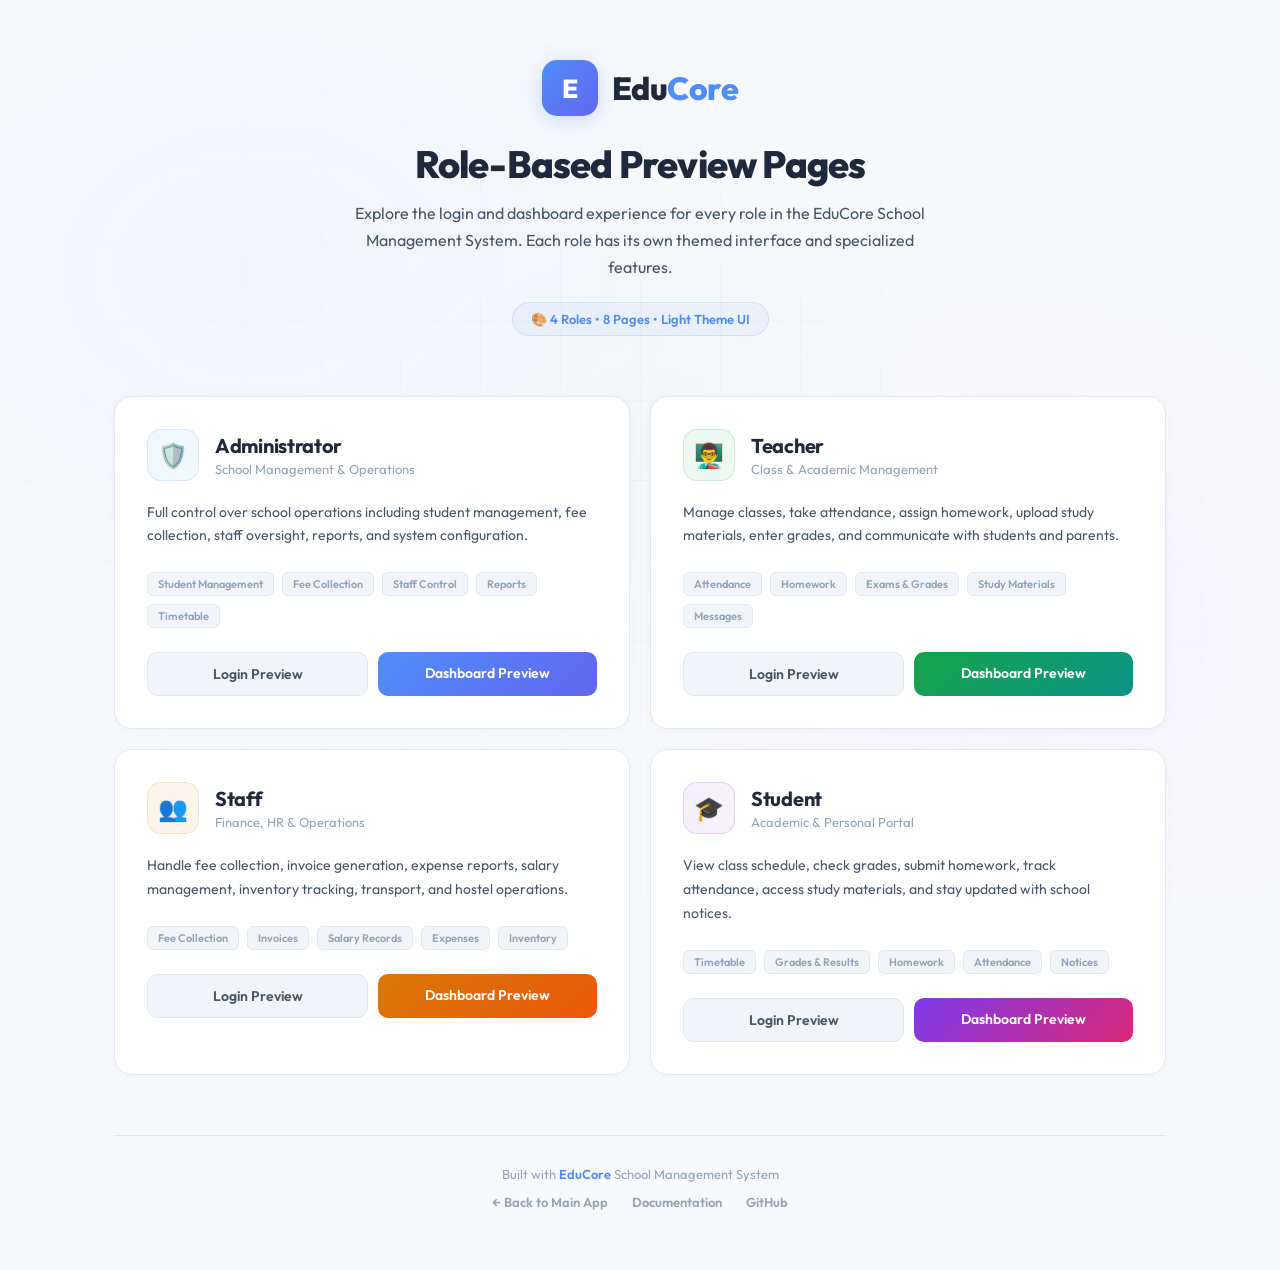
<file: previews/index.html>
<!DOCTYPE html>
<html lang="en">
<head>
<meta charset="UTF-8">
<meta name="viewport" content="width=device-width, initial-scale=1.0">
<title>EduCore — Role Previews</title>
<link href="https://fonts.googleapis.com/css2?family=Outfit:wght@300;400;500;600;700;800;900&family=JetBrains+Mono:wght@400;500&display=swap" rel="stylesheet">
<style>
*,*::before,*::after{box-sizing:border-box;margin:0;padding:0}
:root{
  --bg:#f8f9fc;
  --bg2:#ffffff;
  --surface:#ffffff;
  --surface2:#f1f5f9;
  --border:#e2e8f0;
  --border2:#cbd5e1;
  --accent:#4f8ef7;
  --green:#16a34a;
  --gold:#d97706;
  --purple:#7c3aed;
  --red:#dc2626;
  --pink:#db2777;
  --teal:#0d9488;
  --orange:#ea580c;
  --text:#1e293b;
  --text2:#475569;
  --text3:#94a3b8;
  --radius:12px;
  --radius-lg:18px;
}
html{scroll-behavior:smooth}
body{
  font-family:'Outfit',sans-serif;background:var(--bg);color:var(--text);
  min-height:100vh;overflow-x:hidden;
}

/* Background */
.page-bg{
  position:fixed;inset:0;pointer-events:none;
  background:
    radial-gradient(ellipse 800px 600px at 20% 30%,rgba(79,142,247,.04) 0%,transparent 70%),
    radial-gradient(ellipse 600px 500px at 80% 70%,rgba(124,58,237,.03) 0%,transparent 70%),
    radial-gradient(ellipse 500px 400px at 50% 50%,rgba(22,163,74,.02) 0%,transparent 70%);
}
.page-grid{
  position:fixed;inset:0;pointer-events:none;
  background-image:linear-gradient(rgba(0,0,0,.02) 1px,transparent 1px),
                    linear-gradient(90deg,rgba(0,0,0,.02) 1px,transparent 1px);
  background-size:80px 80px;
  mask-image:radial-gradient(ellipse 70% 70% at 50% 50%,black 0%,transparent 100%);
}

/* Container */
.container{position:relative;z-index:1;max-width:1100px;margin:0 auto;padding:60px 24px}

/* Header */
.header{text-align:center;margin-bottom:60px}
.header-logo{display:flex;align-items:center;gap:14px;justify-content:center;margin-bottom:24px}
.logo-mark{
  width:56px;height:56px;border-radius:15px;
  background:linear-gradient(135deg,var(--accent),#6366f1);
  display:flex;align-items:center;justify-content:center;
  font-weight:800;font-size:26px;color:#fff;
  box-shadow:0 4px 20px rgba(79,142,247,.25);
}
.logo-text{font-size:32px;font-weight:800;letter-spacing:-.5px;color:var(--text)}
.logo-text span{color:var(--accent)}
.header h1{font-size:38px;font-weight:800;letter-spacing:-.8px;margin-bottom:12px;color:var(--text)}
.header p{font-size:16px;color:var(--text2);max-width:600px;margin:0 auto;line-height:1.7}
.header-badge{
  display:inline-flex;align-items:center;gap:8px;
  padding:8px 18px;border-radius:24px;
  background:rgba(79,142,247,.06);border:1px solid rgba(79,142,247,.15);
  color:var(--accent);font-size:13px;font-weight:600;margin-top:20px;
}

/* Role Grid */
.roles-grid{display:grid;grid-template-columns:repeat(2,1fr);gap:20px}

.role-card{
  background:var(--surface);border:1px solid var(--border);
  border-radius:var(--radius-lg);padding:32px;
  position:relative;overflow:hidden;transition:all .3s ease;
  box-shadow:0 2px 8px rgba(0,0,0,.03);
}
.role-card::before{
  content:'';position:absolute;top:0;left:0;right:0;height:4px;
  opacity:0;transition:opacity .3s;
}
.role-card:hover{
  border-color:var(--card-color);
  transform:translateY(-4px);
  box-shadow:0 12px 40px rgba(0,0,0,.08);
}
.role-card:hover::before{opacity:1;background:var(--card-color)}

.role-card-header{display:flex;align-items:center;gap:16px;margin-bottom:20px}
.role-icon{
  width:52px;height:52px;border-radius:14px;
  display:flex;align-items:center;justify-content:center;
  font-size:24px;flex-shrink:0;
}
.role-info h3{font-size:20px;font-weight:700;letter-spacing:-.3px;margin-bottom:3px;color:var(--text)}
.role-info p{font-size:13px;color:var(--text3)}

.role-description{
  font-size:14px;color:var(--text2);line-height:1.7;margin-bottom:24px;
  min-height:44px;
}

.role-features{
  display:flex;flex-wrap:wrap;gap:8px;margin-bottom:24px;
}
.role-feature{
  font-size:11px;font-weight:600;padding:4px 10px;
  border-radius:6px;background:var(--surface2);
  border:1px solid var(--border);color:var(--text3);
}

.role-actions{display:flex;gap:10px}
.role-btn{
  flex:1;padding:12px 16px;border-radius:10px;
  font-family:'Outfit',sans-serif;font-weight:600;font-size:14px;
  cursor:pointer;border:none;text-align:center;
  text-decoration:none;transition:all .2s;display:block;
}
.role-btn-login{
  background:var(--surface2);border:1px solid var(--border);color:var(--text2);
}
.role-btn-login:hover{border-color:var(--card-color);color:var(--card-color);background:rgba(255,255,255,.8)}
.role-btn-dashboard{color:#fff}
.role-btn-dashboard:hover{transform:translateY(-1px);box-shadow:0 4px 16px var(--card-shadow)}

/* Card color variants */
.role-card.admin{--card-color:#4f8ef7;--card-shadow:rgba(79,142,247,.25)}
.role-card.admin .role-icon{background:rgba(79,142,247,.08);border:1px solid rgba(79,142,247,.15)}
.role-card.admin .role-btn-dashboard{background:linear-gradient(135deg,#4f8ef7,#6366f1)}

.role-card.teacher{--card-color:#16a34a;--card-shadow:rgba(22,163,74,.25)}
.role-card.teacher .role-icon{background:rgba(22,163,74,.08);border:1px solid rgba(22,163,74,.15)}
.role-card.teacher .role-btn-dashboard{background:linear-gradient(135deg,#16a34a,#0d9488)}

.role-card.staff{--card-color:#d97706;--card-shadow:rgba(217,119,6,.25)}
.role-card.staff .role-icon{background:rgba(217,119,6,.08);border:1px solid rgba(217,119,6,.15)}
.role-card.staff .role-btn-dashboard{background:linear-gradient(135deg,#d97706,#ea580c)}

.role-card.student{--card-color:#7c3aed;--card-shadow:rgba(124,58,237,.25)}
.role-card.student .role-icon{background:rgba(124,58,237,.08);border:1px solid rgba(124,58,237,.15)}
.role-card.student .role-btn-dashboard{background:linear-gradient(135deg,#7c3aed,#db2777)}

/* Footer */
.footer{
  text-align:center;margin-top:60px;padding-top:30px;
  border-top:1px solid var(--border);
}
.footer p{font-size:13px;color:var(--text3)}
.footer a{color:var(--accent);text-decoration:none;font-weight:600}
.footer a:hover{text-decoration:underline}
.footer-links{display:flex;justify-content:center;gap:24px;margin-top:12px}
.footer-links a{font-size:13px;color:var(--text3);text-decoration:none;transition:color .2s}
.footer-links a:hover{color:var(--text)}

/* Responsive */
@media(max-width:768px){
  .roles-grid{grid-template-columns:1fr}
  .header h1{font-size:28px}
  .container{padding:40px 16px}
}

/* Animation */
@keyframes fadeUp{from{opacity:0;transform:translateY(20px)}to{opacity:1;transform:translateY(0)}}
.role-card{animation:fadeUp .4s ease backwards}
.role-card:nth-child(1){animation-delay:.1s}
.role-card:nth-child(2){animation-delay:.2s}
.role-card:nth-child(3){animation-delay:.3s}
.role-card:nth-child(4){animation-delay:.4s}
</style>
</head>
<body>

<div class="page-bg"></div>
<div class="page-grid"></div>

<div class="container">
  <!-- Header -->
  <div class="header">
    <div class="header-logo">
      <div class="logo-mark">E</div>
      <div class="logo-text">Edu<span>Core</span></div>
    </div>
    <h1>Role-Based Preview Pages</h1>
    <p>Explore the login and dashboard experience for every role in the EduCore School Management System. Each role has its own themed interface and specialized features.</p>
    <div class="header-badge">🎨 4 Roles • 8 Pages • Light Theme UI</div>
  </div>

  <!-- Role Cards -->
  <div class="roles-grid">
    <!-- Admin -->
    <div class="role-card admin">
      <div class="role-card-header">
        <div class="role-icon">🛡️</div>
        <div class="role-info">
          <h3>Administrator</h3>
          <p>School Management & Operations</p>
        </div>
      </div>
      <div class="role-description">
        Full control over school operations including student management, fee collection, staff oversight, reports, and system configuration.
      </div>
      <div class="role-features">
        <span class="role-feature">Student Management</span>
        <span class="role-feature">Fee Collection</span>
        <span class="role-feature">Staff Control</span>
        <span class="role-feature">Reports</span>
        <span class="role-feature">Timetable</span>
      </div>
      <div class="role-actions">
        <a href="admin-login.html" class="role-btn role-btn-login">Login Preview</a>
        <a href="admin-dashboard.html" class="role-btn role-btn-dashboard">Dashboard Preview</a>
      </div>
    </div>

    <!-- Teacher -->
    <div class="role-card teacher">
      <div class="role-card-header">
        <div class="role-icon">👨‍🏫</div>
        <div class="role-info">
          <h3>Teacher</h3>
          <p>Class & Academic Management</p>
        </div>
      </div>
      <div class="role-description">
        Manage classes, take attendance, assign homework, upload study materials, enter grades, and communicate with students and parents.
      </div>
      <div class="role-features">
        <span class="role-feature">Attendance</span>
        <span class="role-feature">Homework</span>
        <span class="role-feature">Exams & Grades</span>
        <span class="role-feature">Study Materials</span>
        <span class="role-feature">Messages</span>
      </div>
      <div class="role-actions">
        <a href="teacher-login.html" class="role-btn role-btn-login">Login Preview</a>
        <a href="teacher-dashboard.html" class="role-btn role-btn-dashboard">Dashboard Preview</a>
      </div>
    </div>

    <!-- Staff -->
    <div class="role-card staff">
      <div class="role-card-header">
        <div class="role-icon">👥</div>
        <div class="role-info">
          <h3>Staff</h3>
          <p>Finance, HR & Operations</p>
        </div>
      </div>
      <div class="role-description">
        Handle fee collection, invoice generation, expense reports, salary management, inventory tracking, transport, and hostel operations.
      </div>
      <div class="role-features">
        <span class="role-feature">Fee Collection</span>
        <span class="role-feature">Invoices</span>
        <span class="role-feature">Salary Records</span>
        <span class="role-feature">Expenses</span>
        <span class="role-feature">Inventory</span>
      </div>
      <div class="role-actions">
        <a href="staff-login.html" class="role-btn role-btn-login">Login Preview</a>
        <a href="staff-dashboard.html" class="role-btn role-btn-dashboard">Dashboard Preview</a>
      </div>
    </div>

    <!-- Student -->
    <div class="role-card student">
      <div class="role-card-header">
        <div class="role-icon">🎓</div>
        <div class="role-info">
          <h3>Student</h3>
          <p>Academic & Personal Portal</p>
        </div>
      </div>
      <div class="role-description">
        View class schedule, check grades, submit homework, track attendance, access study materials, and stay updated with school notices.
      </div>
      <div class="role-features">
        <span class="role-feature">Timetable</span>
        <span class="role-feature">Grades & Results</span>
        <span class="role-feature">Homework</span>
        <span class="role-feature">Attendance</span>
        <span class="role-feature">Notices</span>
      </div>
      <div class="role-actions">
        <a href="student-login.html" class="role-btn role-btn-login">Login Preview</a>
        <a href="student-dashboard.html" class="role-btn role-btn-dashboard">Dashboard Preview</a>
      </div>
    </div>
  </div>

  <!-- Footer -->
  <div class="footer">
    <p>Built with <a href="../index.html">EduCore</a> School Management System</p>
    <div class="footer-links">
      <a href="../index.html">← Back to Main App</a>
      <a href="#">Documentation</a>
      <a href="#">GitHub</a>
    </div>
  </div>
</div>

</body>
</html>
</file>
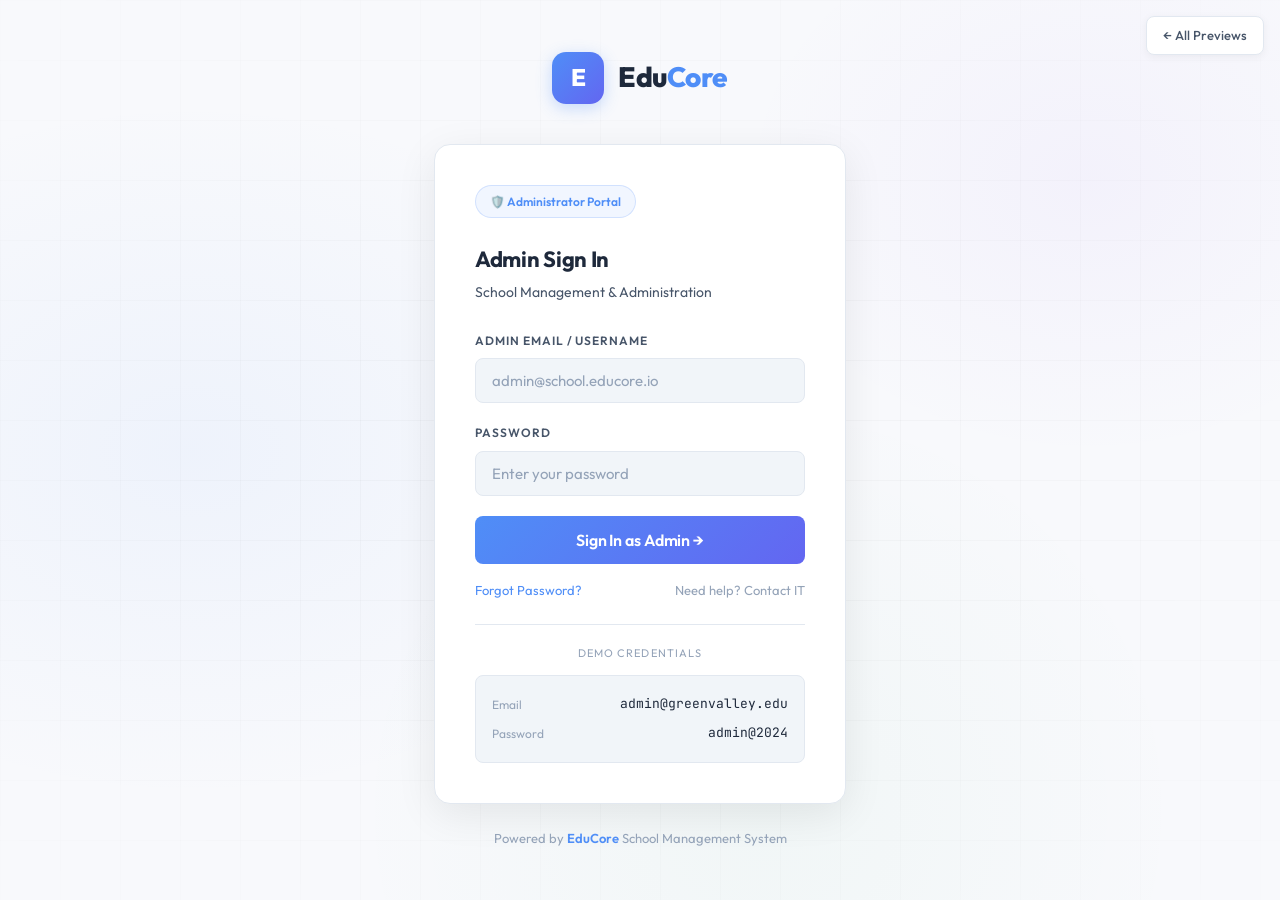
<file: previews/admin-login.html>
<!DOCTYPE html>
<html lang="en">
<head>
<meta charset="UTF-8">
<meta name="viewport" content="width=device-width, initial-scale=1.0">
<title>EduCore — Admin Login</title>
<link href="https://fonts.googleapis.com/css2?family=Outfit:wght@300;400;500;600;700;800;900&family=JetBrains+Mono:wght@400;500&display=swap" rel="stylesheet">
<link rel="stylesheet" href="css/preview-styles.css">
<style>
  :root{
    --role-color:#4f8ef7;
    --role-glow:rgba(79,142,247,.1);
    --role-shadow:rgba(79,142,247,.3);
  }
  .logo-mark{background:linear-gradient(135deg,#4f8ef7,#6366f1)}
  .login-btn{background:linear-gradient(135deg,#4f8ef7,#6366f1)}
  .role-badge{background:rgba(79,142,247,.08);color:#4f8ef7;border:1px solid rgba(79,142,247,.2)}
</style>
</head>
<body>
<a href="index.html" class="back-link">← All Previews</a>

<div class="login-page">
  <div class="login-bg"></div>
  <div class="login-grid"></div>
  
  <div class="login-container fade-in">
    <div class="login-logo">
      <div class="logo-mark">E</div>
      <div class="logo-text">Edu<span>Core</span></div>
    </div>
    
    <div class="login-card">
      <span class="role-badge">🛡️ Administrator Portal</span>
      <h2>Admin Sign In</h2>
      <p class="subtitle">School Management & Administration</p>
      
      <div class="field-group">
        <label>Admin Email / Username</label>
        <input type="email" placeholder="admin@school.educore.io">
      </div>
      
      <div class="field-group">
        <label>Password</label>
        <input type="password" placeholder="Enter your password">
      </div>
      
      <button class="login-btn" onclick="window.location.href='admin-dashboard.html'">Sign In as Admin →</button>
      
      <div class="login-extras">
        <a href="#">Forgot Password?</a>
        <span>Need help? Contact IT</span>
      </div>
      
      <div class="demo-credentials">
        <div class="demo-title">Demo Credentials</div>
        <div class="demo-box">
          <div class="demo-row">
            <span class="demo-key">Email</span>
            <span class="demo-val">admin@greenvalley.edu</span>
          </div>
          <div class="demo-row">
            <span class="demo-key">Password</span>
            <span class="demo-val">admin@2024</span>
          </div>
        </div>
      </div>
    </div>
    
    <div class="login-footer">
      Powered by <a href="#">EduCore</a> School Management System
    </div>
  </div>
</div>

</body>
</html>
</file>
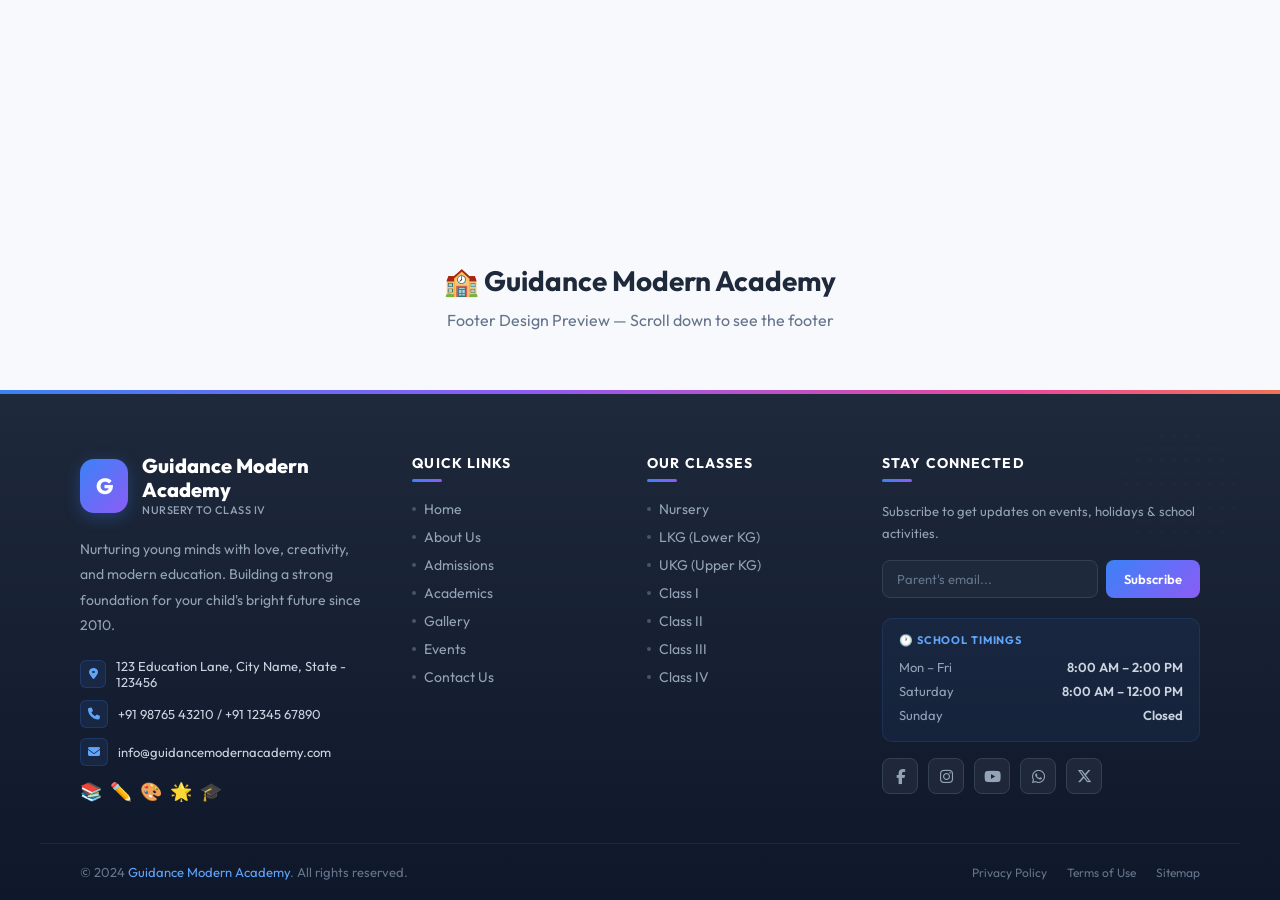
<file: previews/footer-design.html>
<!DOCTYPE html>
<html lang="en">
<head>
<meta charset="UTF-8">
<meta name="viewport" content="width=device-width, initial-scale=1.0">
<title>Guidance Modern Academy — Footer Design</title>
<link href="https://fonts.googleapis.com/css2?family=Outfit:wght@300;400;500;600;700;800;900&display=swap" rel="stylesheet">
<link rel="stylesheet" href="https://cdnjs.cloudflare.com/ajax/libs/font-awesome/6.5.0/css/all.min.css">
<style>
*,*::before,*::after{box-sizing:border-box;margin:0;padding:0}
body{font-family:'Outfit',sans-serif;background:#f8f9fc;min-height:100vh;display:flex;flex-direction:column;justify-content:flex-end}

/* ═══════════════════════════════════════════
   FOOTER — Guidance Modern Academy
   Nursery to Class 4 | School Website
═══════════════════════════════════════════ */

.footer{
  background:linear-gradient(180deg,#1e293b 0%,#0f172a 100%);
  color:#e2e8f0;
  position:relative;
  overflow:hidden;
}

/* Decorative top wave */
.footer-wave{
  position:absolute;top:-2px;left:0;right:0;
  height:60px;overflow:hidden;
}
.footer-wave svg{
  position:absolute;bottom:0;width:100%;height:60px;
}

/* Decorative dots pattern */
.footer-dots{
  position:absolute;top:40px;right:40px;
  width:120px;height:120px;
  background-image:radial-gradient(circle,rgba(255,255,255,.06) 1px,transparent 1px);
  background-size:12px 12px;
  border-radius:50%;
  opacity:.5;
}

/* Top colored bar */
.footer-top-bar{
  height:4px;
  background:linear-gradient(90deg,#3b82f6,#8b5cf6,#ec4899,#f59e0b,#22c55e,#3b82f6);
  background-size:200% 100%;
  animation:gradientMove 6s linear infinite;
}
@keyframes gradientMove{0%{background-position:0% 0}100%{background-position:200% 0}}

/* Main footer content */
.footer-main{
  padding:60px 40px 40px;
  max-width:1200px;
  margin:0 auto;
  display:grid;
  grid-template-columns:1.5fr 1fr 1fr 1.2fr;
  gap:40px;
  position:relative;
  z-index:1;
}

/* School Info Column */
.footer-brand{}
.footer-logo{
  display:flex;align-items:center;gap:14px;margin-bottom:20px;
}
.footer-logo-icon{
  width:54px;height:54px;border-radius:14px;
  background:linear-gradient(135deg,#3b82f6,#8b5cf6);
  display:flex;align-items:center;justify-content:center;
  font-size:22px;color:#fff;font-weight:800;
  box-shadow:0 4px 16px rgba(59,130,246,.3);
}
.footer-logo-text{
  font-size:20px;font-weight:800;color:#fff;line-height:1.2;
}
.footer-logo-text span{
  display:block;font-size:11px;font-weight:500;
  color:#94a3b8;letter-spacing:.5px;text-transform:uppercase;margin-top:2px;
}

.footer-desc{
  font-size:14px;color:#94a3b8;line-height:1.8;margin-bottom:20px;
  max-width:320px;
}

.footer-contact-item{
  display:flex;align-items:center;gap:10px;
  margin-bottom:10px;font-size:13px;color:#cbd5e1;
}
.footer-contact-item i{
  width:28px;height:28px;border-radius:6px;
  background:rgba(59,130,246,.1);border:1px solid rgba(59,130,246,.2);
  display:flex;align-items:center;justify-content:center;
  font-size:12px;color:#60a5fa;
}

/* Links Columns */
.footer-col h4{
  font-size:14px;font-weight:700;color:#fff;
  text-transform:uppercase;letter-spacing:.08em;
  margin-bottom:18px;position:relative;padding-bottom:10px;
}
.footer-col h4::after{
  content:'';position:absolute;bottom:0;left:0;
  width:30px;height:3px;border-radius:2px;
  background:linear-gradient(90deg,#3b82f6,#8b5cf6);
}

.footer-links{list-style:none}
.footer-links li{margin-bottom:10px}
.footer-links a{
  font-size:14px;color:#94a3b8;text-decoration:none;
  transition:all .2s;display:flex;align-items:center;gap:8px;
}
.footer-links a::before{
  content:'';width:4px;height:4px;border-radius:50%;
  background:#475569;transition:background .2s;
}
.footer-links a:hover{color:#60a5fa;transform:translateX(4px)}
.footer-links a:hover::before{background:#60a5fa}

/* Newsletter / CTA Column */
.footer-cta{}
.footer-cta h4{
  font-size:14px;font-weight:700;color:#fff;
  text-transform:uppercase;letter-spacing:.08em;
  margin-bottom:18px;position:relative;padding-bottom:10px;
}
.footer-cta h4::after{
  content:'';position:absolute;bottom:0;left:0;
  width:30px;height:3px;border-radius:2px;
  background:linear-gradient(90deg,#3b82f6,#8b5cf6);
}
.footer-cta p{font-size:13px;color:#94a3b8;margin-bottom:16px;line-height:1.7}

.footer-form{display:flex;gap:8px;margin-bottom:20px}
.footer-form input{
  flex:1;padding:10px 14px;border-radius:8px;border:1px solid #334155;
  background:#1e293b;color:#e2e8f0;font-family:'Outfit',sans-serif;
  font-size:13px;outline:none;transition:border .2s;
}
.footer-form input::placeholder{color:#64748b}
.footer-form input:focus{border-color:#3b82f6}
.footer-form button{
  padding:10px 18px;border-radius:8px;border:none;
  background:linear-gradient(135deg,#3b82f6,#8b5cf6);
  color:#fff;font-family:'Outfit',sans-serif;font-weight:600;
  font-size:13px;cursor:pointer;transition:all .2s;white-space:nowrap;
}
.footer-form button:hover{transform:translateY(-1px);box-shadow:0 4px 12px rgba(59,130,246,.3)}

/* School Hours */
.school-hours{
  background:rgba(59,130,246,.06);border:1px solid rgba(59,130,246,.15);
  border-radius:10px;padding:14px 16px;
}
.school-hours-title{font-size:11px;font-weight:700;color:#60a5fa;text-transform:uppercase;letter-spacing:.08em;margin-bottom:8px}
.school-hours-row{display:flex;justify-content:space-between;font-size:13px;padding:4px 0}
.school-hours-row .day{color:#94a3b8}
.school-hours-row .time{color:#cbd5e1;font-weight:600}

/* Social Links */
.footer-social{
  display:flex;gap:10px;margin-top:16px;
}
.footer-social a{
  width:36px;height:36px;border-radius:8px;
  background:rgba(255,255,255,.05);border:1px solid #334155;
  display:flex;align-items:center;justify-content:center;
  color:#94a3b8;font-size:15px;text-decoration:none;
  transition:all .2s;
}
.footer-social a:hover{
  background:rgba(59,130,246,.15);border-color:rgba(59,130,246,.3);
  color:#60a5fa;transform:translateY(-2px);
}

/* Bottom bar */
.footer-bottom{
  border-top:1px solid #1e293b;
  padding:20px 40px;
  max-width:1200px;
  margin:0 auto;
  display:flex;
  align-items:center;
  justify-content:space-between;
  flex-wrap:wrap;
  gap:12px;
}
.footer-copyright{font-size:13px;color:#64748b}
.footer-copyright a{color:#60a5fa;text-decoration:none}
.footer-bottom-links{display:flex;gap:20px}
.footer-bottom-links a{font-size:12px;color:#64748b;text-decoration:none;transition:color .2s}
.footer-bottom-links a:hover{color:#cbd5e1}

/* Kids-friendly decorative elements */
.footer-kids{
  display:flex;gap:8px;align-items:center;
  margin-top:14px;
}
.footer-kids span{
  font-size:18px;
  animation:bounce 2s ease-in-out infinite;
}
.footer-kids span:nth-child(2){animation-delay:.2s}
.footer-kids span:nth-child(3){animation-delay:.4s}
.footer-kids span:nth-child(4){animation-delay:.6s}
.footer-kids span:nth-child(5){animation-delay:.8s}
@keyframes bounce{0%,100%{transform:translateY(0)}50%{transform:translateY(-4px)}}

/* Responsive */
@media(max-width:900px){
  .footer-main{grid-template-columns:1fr 1fr;gap:30px}
}
@media(max-width:600px){
  .footer-main{grid-template-columns:1fr;gap:30px;padding:40px 20px 30px}
  .footer-bottom{padding:16px 20px;flex-direction:column;text-align:center}
  .footer-bottom-links{justify-content:center}
}
</style>
</head>
<body>

<!-- Sample content above footer -->
<div style="padding:60px 40px;text-align:center">
  <h1 style="font-size:28px;color:#1e293b;margin-bottom:12px">🏫 Guidance Modern Academy</h1>
  <p style="color:#64748b;font-size:16px">Footer Design Preview — Scroll down to see the footer</p>
</div>

<!-- ═══════════════════════════════════════════
     FOOTER START — Copy this section
═══════════════════════════════════════════ -->
<footer class="footer">
  <!-- Top Rainbow Bar -->
  <div class="footer-top-bar"></div>
  
  <!-- Decorative dots -->
  <div class="footer-dots"></div>
  
  <!-- Main Footer Content -->
  <div class="footer-main">
    
    <!-- Column 1: School Info -->
    <div class="footer-brand">
      <div class="footer-logo">
        <div class="footer-logo-icon">G</div>
        <div class="footer-logo-text">
          Guidance Modern Academy
          <span>Nursery to Class IV</span>
        </div>
      </div>
      <p class="footer-desc">
        Nurturing young minds with love, creativity, and modern education. Building a strong foundation for your child's bright future since 2010.
      </p>
      <div class="footer-contact-item">
        <i class="fas fa-map-marker-alt"></i>
        <span>123 Education Lane, City Name, State - 123456</span>
      </div>
      <div class="footer-contact-item">
        <i class="fas fa-phone"></i>
        <span>+91 98765 43210 / +91 12345 67890</span>
      </div>
      <div class="footer-contact-item">
        <i class="fas fa-envelope"></i>
        <span>info@guidancemodernacademy.com</span>
      </div>
      
      <!-- Kids-friendly icons -->
      <div class="footer-kids">
        <span>📚</span>
        <span>✏️</span>
        <span>🎨</span>
        <span>🌟</span>
        <span>🎓</span>
      </div>
    </div>
    
    <!-- Column 2: Quick Links -->
    <div class="footer-col">
      <h4>Quick Links</h4>
      <ul class="footer-links">
        <li><a href="#">Home</a></li>
        <li><a href="#">About Us</a></li>
        <li><a href="#">Admissions</a></li>
        <li><a href="#">Academics</a></li>
        <li><a href="#">Gallery</a></li>
        <li><a href="#">Events</a></li>
        <li><a href="#">Contact Us</a></li>
      </ul>
    </div>
    
    <!-- Column 3: Classes -->
    <div class="footer-col">
      <h4>Our Classes</h4>
      <ul class="footer-links">
        <li><a href="#">Nursery</a></li>
        <li><a href="#">LKG (Lower KG)</a></li>
        <li><a href="#">UKG (Upper KG)</a></li>
        <li><a href="#">Class I</a></li>
        <li><a href="#">Class II</a></li>
        <li><a href="#">Class III</a></li>
        <li><a href="#">Class IV</a></li>
      </ul>
    </div>
    
    <!-- Column 4: Connect & Hours -->
    <div class="footer-cta">
      <h4>Stay Connected</h4>
      <p>Subscribe to get updates on events, holidays & school activities.</p>
      
      <div class="footer-form">
        <input type="email" placeholder="Parent's email...">
        <button>Subscribe</button>
      </div>
      
      <!-- School Timing -->
      <div class="school-hours">
        <div class="school-hours-title">🕐 School Timings</div>
        <div class="school-hours-row">
          <span class="day">Mon – Fri</span>
          <span class="time">8:00 AM – 2:00 PM</span>
        </div>
        <div class="school-hours-row">
          <span class="day">Saturday</span>
          <span class="time">8:00 AM – 12:00 PM</span>
        </div>
        <div class="school-hours-row">
          <span class="day">Sunday</span>
          <span class="time">Closed</span>
        </div>
      </div>
      
      <!-- Social Media -->
      <div class="footer-social">
        <a href="#" title="Facebook"><i class="fab fa-facebook-f"></i></a>
        <a href="#" title="Instagram"><i class="fab fa-instagram"></i></a>
        <a href="#" title="YouTube"><i class="fab fa-youtube"></i></a>
        <a href="#" title="WhatsApp"><i class="fab fa-whatsapp"></i></a>
        <a href="#" title="Twitter"><i class="fab fa-x-twitter"></i></a>
      </div>
    </div>
  </div>
  
  <!-- Bottom Bar -->
  <div class="footer-bottom">
    <div class="footer-copyright">
      © 2024 <a href="#">Guidance Modern Academy</a>. All rights reserved.
    </div>
    <div class="footer-bottom-links">
      <a href="#">Privacy Policy</a>
      <a href="#">Terms of Use</a>
      <a href="#">Sitemap</a>
    </div>
  </div>
</footer>
<!-- ═══ FOOTER END ═══ -->

</body>
</html>
</file>
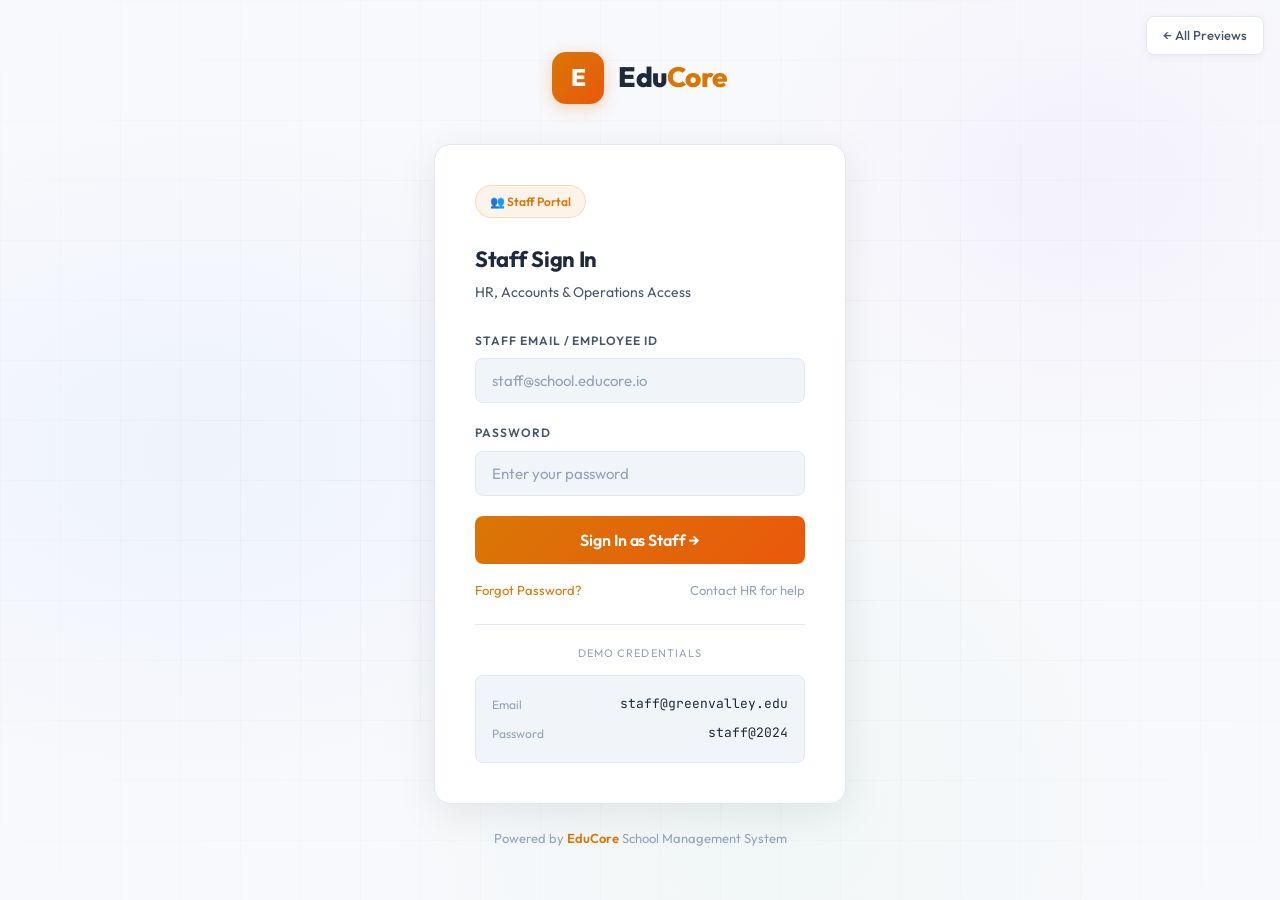
<file: previews/staff-login.html>
<!DOCTYPE html>
<html lang="en">
<head>
<meta charset="UTF-8">
<meta name="viewport" content="width=device-width, initial-scale=1.0">
<title>EduCore — Staff Login</title>
<link href="https://fonts.googleapis.com/css2?family=Outfit:wght@300;400;500;600;700;800;900&family=JetBrains+Mono:wght@400;500&display=swap" rel="stylesheet">
<link rel="stylesheet" href="css/preview-styles.css">
<style>
  :root{
    --role-color:#d97706;
    --role-glow:rgba(217,119,6,.1);
    --role-shadow:rgba(217,119,6,.3);
  }
  .logo-mark{background:linear-gradient(135deg,#d97706,#ea580c)}
  .login-btn{background:linear-gradient(135deg,#d97706,#ea580c)}
  .role-badge{background:rgba(217,119,6,.08);color:#d97706;border:1px solid rgba(217,119,6,.2)}
</style>
</head>
<body>
<a href="index.html" class="back-link">← All Previews</a>

<div class="login-page">
  <div class="login-bg"></div>
  <div class="login-grid"></div>
  
  <div class="login-container fade-in">
    <div class="login-logo">
      <div class="logo-mark">E</div>
      <div class="logo-text">Edu<span>Core</span></div>
    </div>
    
    <div class="login-card">
      <span class="role-badge">👥 Staff Portal</span>
      <h2>Staff Sign In</h2>
      <p class="subtitle">HR, Accounts & Operations Access</p>
      
      <div class="field-group">
        <label>Staff Email / Employee ID</label>
        <input type="email" placeholder="staff@school.educore.io">
      </div>
      
      <div class="field-group">
        <label>Password</label>
        <input type="password" placeholder="Enter your password">
      </div>
      
      <button class="login-btn" onclick="window.location.href='staff-dashboard.html'">Sign In as Staff →</button>
      
      <div class="login-extras">
        <a href="#">Forgot Password?</a>
        <span>Contact HR for help</span>
      </div>
      
      <div class="demo-credentials">
        <div class="demo-title">Demo Credentials</div>
        <div class="demo-box">
          <div class="demo-row">
            <span class="demo-key">Email</span>
            <span class="demo-val">staff@greenvalley.edu</span>
          </div>
          <div class="demo-row">
            <span class="demo-key">Password</span>
            <span class="demo-val">staff@2024</span>
          </div>
        </div>
      </div>
    </div>
    
    <div class="login-footer">
      Powered by <a href="#">EduCore</a> School Management System
    </div>
  </div>
</div>

</body>
</html>
</file>
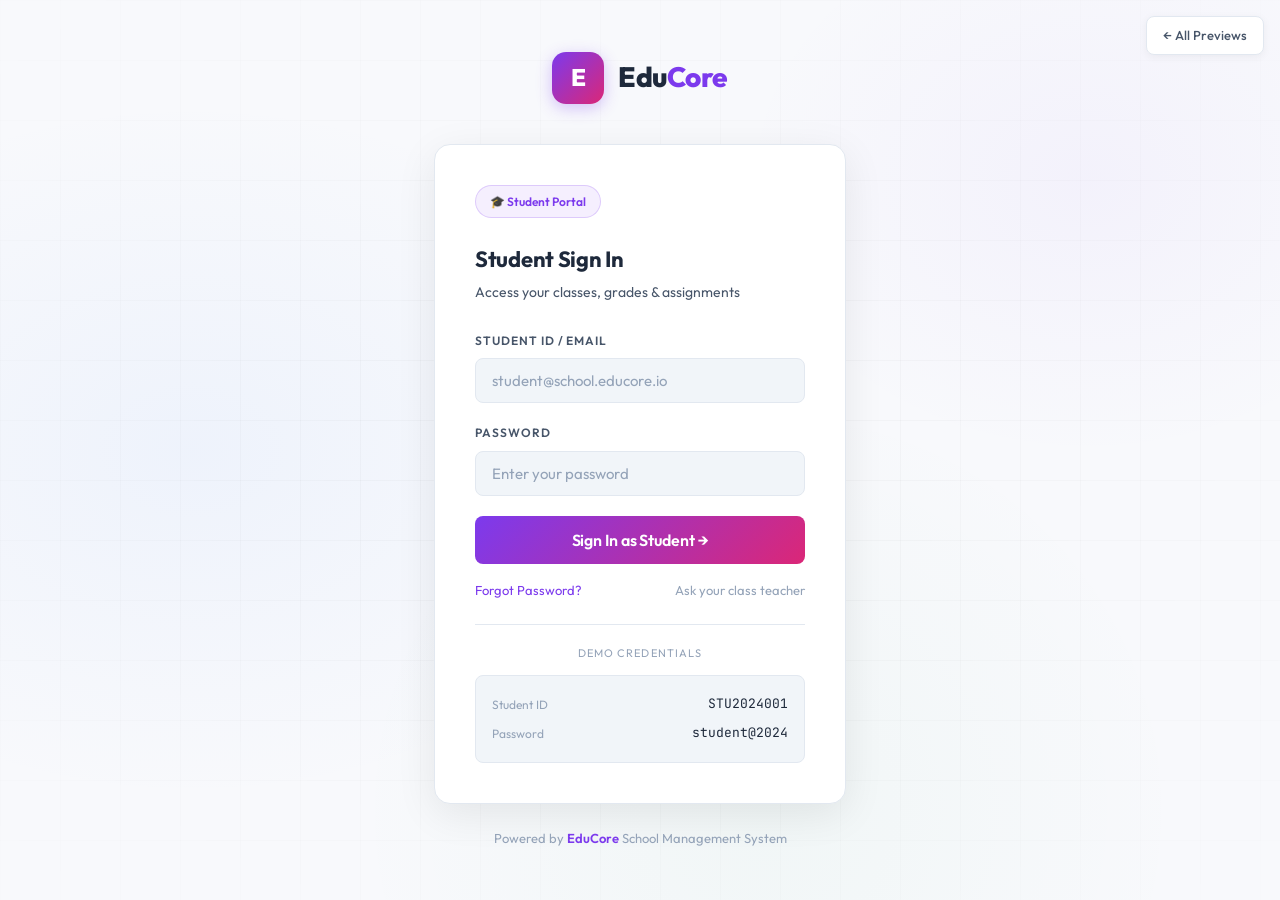
<file: previews/student-login.html>
<!DOCTYPE html>
<html lang="en">
<head>
<meta charset="UTF-8">
<meta name="viewport" content="width=device-width, initial-scale=1.0">
<title>EduCore — Student Login</title>
<link href="https://fonts.googleapis.com/css2?family=Outfit:wght@300;400;500;600;700;800;900&family=JetBrains+Mono:wght@400;500&display=swap" rel="stylesheet">
<link rel="stylesheet" href="css/preview-styles.css">
<style>
  :root{
    --role-color:#7c3aed;
    --role-glow:rgba(124,58,237,.1);
    --role-shadow:rgba(124,58,237,.3);
  }
  .logo-mark{background:linear-gradient(135deg,#7c3aed,#db2777)}
  .login-btn{background:linear-gradient(135deg,#7c3aed,#db2777)}
  .role-badge{background:rgba(124,58,237,.08);color:#7c3aed;border:1px solid rgba(124,58,237,.2)}
</style>
</head>
<body>
<a href="index.html" class="back-link">← All Previews</a>

<div class="login-page">
  <div class="login-bg"></div>
  <div class="login-grid"></div>
  
  <div class="login-container fade-in">
    <div class="login-logo">
      <div class="logo-mark">E</div>
      <div class="logo-text">Edu<span>Core</span></div>
    </div>
    
    <div class="login-card">
      <span class="role-badge">🎓 Student Portal</span>
      <h2>Student Sign In</h2>
      <p class="subtitle">Access your classes, grades & assignments</p>
      
      <div class="field-group">
        <label>Student ID / Email</label>
        <input type="email" placeholder="student@school.educore.io">
      </div>
      
      <div class="field-group">
        <label>Password</label>
        <input type="password" placeholder="Enter your password">
      </div>
      
      <button class="login-btn" onclick="window.location.href='student-dashboard.html'">Sign In as Student →</button>
      
      <div class="login-extras">
        <a href="#">Forgot Password?</a>
        <span>Ask your class teacher</span>
      </div>
      
      <div class="demo-credentials">
        <div class="demo-title">Demo Credentials</div>
        <div class="demo-box">
          <div class="demo-row">
            <span class="demo-key">Student ID</span>
            <span class="demo-val">STU2024001</span>
          </div>
          <div class="demo-row">
            <span class="demo-key">Password</span>
            <span class="demo-val">student@2024</span>
          </div>
        </div>
      </div>
    </div>
    
    <div class="login-footer">
      Powered by <a href="#">EduCore</a> School Management System
    </div>
  </div>
</div>

</body>
</html>
</file>
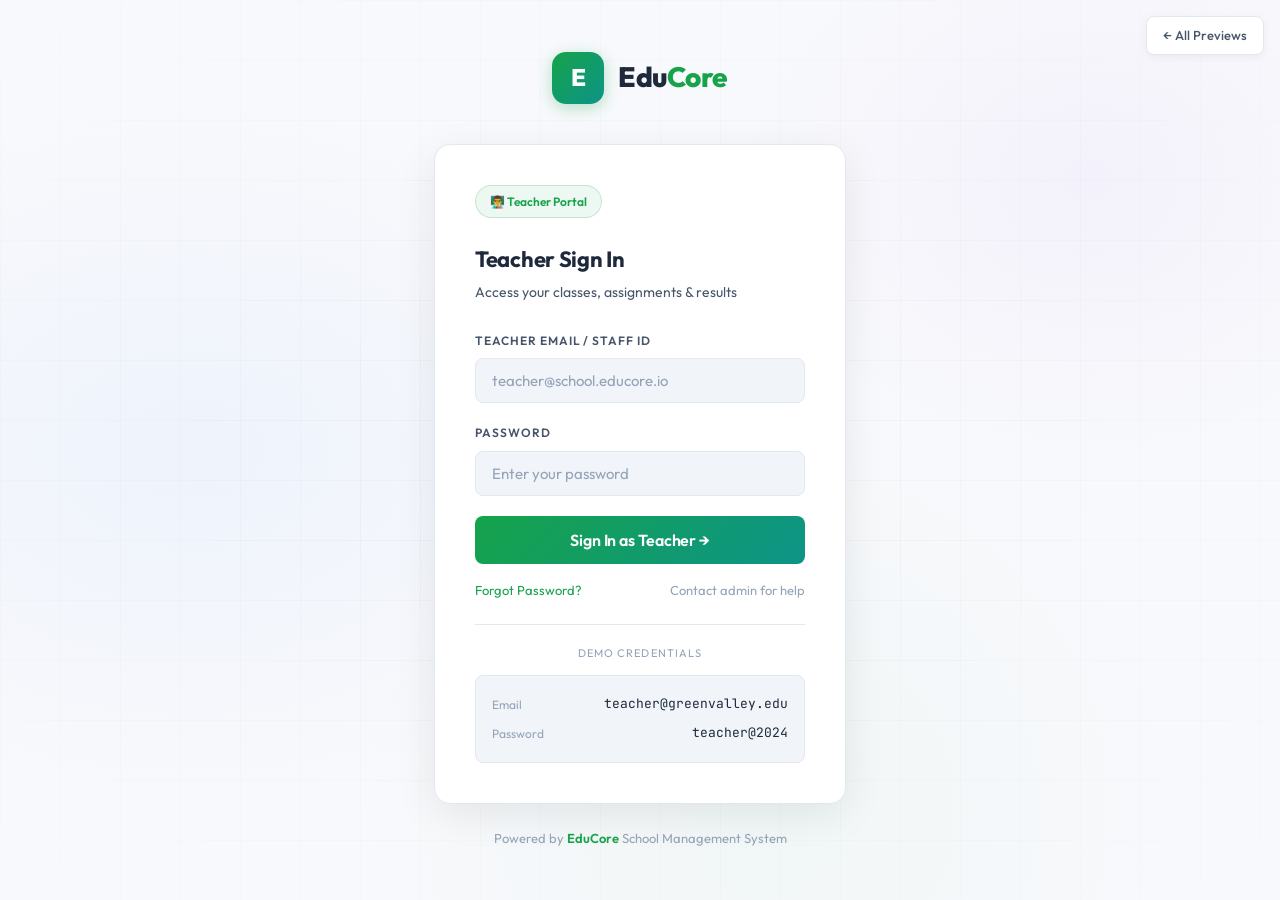
<file: previews/teacher-login.html>
<!DOCTYPE html>
<html lang="en">
<head>
<meta charset="UTF-8">
<meta name="viewport" content="width=device-width, initial-scale=1.0">
<title>EduCore — Teacher Login</title>
<link href="https://fonts.googleapis.com/css2?family=Outfit:wght@300;400;500;600;700;800;900&family=JetBrains+Mono:wght@400;500&display=swap" rel="stylesheet">
<link rel="stylesheet" href="css/preview-styles.css">
<style>
  :root{
    --role-color:#16a34a;
    --role-glow:rgba(22,163,74,.1);
    --role-shadow:rgba(22,163,74,.3);
  }
  .logo-mark{background:linear-gradient(135deg,#16a34a,#0d9488)}
  .login-btn{background:linear-gradient(135deg,#16a34a,#0d9488)}
  .role-badge{background:rgba(22,163,74,.08);color:#16a34a;border:1px solid rgba(22,163,74,.2)}
</style>
</head>
<body>
<a href="index.html" class="back-link">← All Previews</a>

<div class="login-page">
  <div class="login-bg"></div>
  <div class="login-grid"></div>
  
  <div class="login-container fade-in">
    <div class="login-logo">
      <div class="logo-mark">E</div>
      <div class="logo-text">Edu<span>Core</span></div>
    </div>
    
    <div class="login-card">
      <span class="role-badge">👨‍🏫 Teacher Portal</span>
      <h2>Teacher Sign In</h2>
      <p class="subtitle">Access your classes, assignments & results</p>
      
      <div class="field-group">
        <label>Teacher Email / Staff ID</label>
        <input type="email" placeholder="teacher@school.educore.io">
      </div>
      
      <div class="field-group">
        <label>Password</label>
        <input type="password" placeholder="Enter your password">
      </div>
      
      <button class="login-btn" onclick="window.location.href='teacher-dashboard.html'">Sign In as Teacher →</button>
      
      <div class="login-extras">
        <a href="#">Forgot Password?</a>
        <span>Contact admin for help</span>
      </div>
      
      <div class="demo-credentials">
        <div class="demo-title">Demo Credentials</div>
        <div class="demo-box">
          <div class="demo-row">
            <span class="demo-key">Email</span>
            <span class="demo-val">teacher@greenvalley.edu</span>
          </div>
          <div class="demo-row">
            <span class="demo-key">Password</span>
            <span class="demo-val">teacher@2024</span>
          </div>
        </div>
      </div>
    </div>
    
    <div class="login-footer">
      Powered by <a href="#">EduCore</a> School Management System
    </div>
  </div>
</div>

</body>
</html>
</file>
<file: previews/css/preview-styles.css>
/* ═══════════════════════════════════════════
   EduCore — Role Preview Shared Styles
   LIGHT Theme - Clean & Professional
═══════════════════════════════════════════ */

*,*::before,*::after{box-sizing:border-box;margin:0;padding:0}

:root{
  --bg:#f8f9fc;
  --bg2:#ffffff;
  --surface:#ffffff;
  --surface2:#f1f5f9;
  --border:#e2e8f0;
  --border2:#cbd5e1;
  --accent:#4f8ef7;
  --accent2:#3b6fd4;
  --accent-glow:rgba(79,142,247,.1);
  --green:#16a34a;
  --green-light:#dcfce7;
  --red:#dc2626;
  --red-light:#fee2e2;
  --gold:#d97706;
  --gold-light:#fef3c7;
  --purple:#7c3aed;
  --purple-light:#ede9fe;
  --teal:#0d9488;
  --teal-light:#ccfbf1;
  --orange:#ea580c;
  --orange-light:#ffedd5;
  --pink:#db2777;
  --text:#1e293b;
  --text2:#475569;
  --text3:#94a3b8;
  --radius:10px;
  --radius-lg:16px;
  --shadow:0 4px 24px rgba(0,0,0,.06);
  --shadow-lg:0 10px 40px rgba(0,0,0,.08);
}

html{scroll-behavior:smooth}
body{
  font-family:'Outfit',sans-serif;
  background:var(--bg);
  color:var(--text);
  min-height:100vh;
  font-size:15px;
  line-height:1.6;
  overflow-x:hidden;
}

/* ═══ LOGIN PAGE STYLES ═══ */
.login-page{
  min-height:100vh;
  display:flex;
  align-items:center;
  justify-content:center;
  position:relative;
  overflow:hidden;
}

.login-bg{
  position:absolute;inset:0;
  background:
    radial-gradient(ellipse 700px 500px at 15% 50%,rgba(79,142,247,.06) 0%,transparent 70%),
    radial-gradient(ellipse 500px 400px at 85% 20%,rgba(124,58,237,.04) 0%,transparent 70%),
    radial-gradient(ellipse 600px 600px at 60% 90%,rgba(22,163,74,.03) 0%,transparent 70%);
}

.login-grid{
  position:absolute;inset:0;
  background-image:linear-gradient(rgba(0,0,0,.03) 1px,transparent 1px),
                    linear-gradient(90deg,rgba(0,0,0,.03) 1px,transparent 1px);
  background-size:60px 60px;
  mask-image:radial-gradient(ellipse 80% 80% at 50% 50%,black 0%,transparent 100%);
}

.login-container{
  position:relative;z-index:1;
  width:100%;max-width:460px;padding:24px;
}

.login-logo{
  display:flex;align-items:center;gap:14px;
  margin-bottom:40px;justify-content:center;
}

.logo-mark{
  width:52px;height:52px;border-radius:14px;
  display:flex;align-items:center;justify-content:center;
  font-weight:800;font-size:24px;color:#fff;
  box-shadow:0 4px 16px var(--role-shadow, rgba(79,142,247,.3));
}

.logo-text{font-size:28px;font-weight:800;letter-spacing:-.5px;color:var(--text)}
.logo-text span{color:var(--role-color, var(--accent))}

.login-card{
  background:var(--surface);
  border:1px solid var(--border);
  border-radius:var(--radius-lg);
  padding:40px;
  box-shadow:var(--shadow-lg);
}

.login-card h2{font-size:22px;font-weight:700;margin-bottom:4px;letter-spacing:-.3px;color:var(--text)}
.login-card .subtitle{color:var(--text2);font-size:14px;margin-bottom:28px}

.role-badge{
  display:inline-flex;align-items:center;gap:6px;
  padding:6px 14px;border-radius:20px;font-size:12px;font-weight:600;
  margin-bottom:24px;
}

.field-group{margin-bottom:20px}
.field-group label{
  display:block;font-size:12px;font-weight:600;
  color:var(--text2);text-transform:uppercase;
  letter-spacing:.08em;margin-bottom:8px;
}
.field-group input{
  width:100%;padding:12px 16px;
  background:var(--surface2);border:1px solid var(--border);border-radius:8px;
  color:var(--text);font-family:'Outfit',sans-serif;font-size:15px;outline:none;
  transition:border .2s,box-shadow .2s;
}
.field-group input::placeholder{color:var(--text3)}
.field-group input:focus{border-color:var(--role-color, var(--accent));box-shadow:0 0 0 3px var(--role-glow, var(--accent-glow))}

.login-btn{
  width:100%;padding:14px;border-radius:8px;
  font-family:'Outfit',sans-serif;font-weight:600;font-size:16px;
  cursor:pointer;border:none;color:#fff;
  transition:all .2s;letter-spacing:-.1px;
}
.login-btn:hover{transform:translateY(-1px);box-shadow:0 6px 20px var(--role-shadow, rgba(79,142,247,.3))}

.login-extras{
  display:flex;justify-content:space-between;align-items:center;
  margin-top:16px;font-size:13px;
}
.login-extras a{color:var(--role-color, var(--accent));text-decoration:none}
.login-extras a:hover{text-decoration:underline}
.login-extras span{color:var(--text3)}

.login-footer{
  text-align:center;margin-top:24px;
  font-size:13px;color:var(--text3);
}
.login-footer a{color:var(--role-color, var(--accent));text-decoration:none;font-weight:600}

.demo-credentials{
  margin-top:24px;padding-top:20px;border-top:1px solid var(--border);
}
.demo-title{font-size:11px;color:var(--text3);text-transform:uppercase;letter-spacing:.1em;margin-bottom:12px;text-align:center}
.demo-box{
  background:var(--surface2);border:1px solid var(--border);border-radius:8px;padding:14px 16px;
}
.demo-row{display:flex;justify-content:space-between;align-items:center;padding:4px 0}
.demo-key{font-size:12px;color:var(--text3)}
.demo-val{font-family:'JetBrains Mono',monospace;font-size:13px;color:var(--text)}

/* ═══ DASHBOARD STYLES ═══ */
.dashboard-page{min-height:100vh;display:flex}

.sidebar{
  width:260px;min-height:100vh;background:var(--surface);
  border-right:1px solid var(--border);
  display:flex;flex-direction:column;position:fixed;top:0;left:0;z-index:100;
  box-shadow:2px 0 8px rgba(0,0,0,.03);
}

.sidebar-header{padding:20px 16px;border-bottom:1px solid var(--border)}
.sidebar-logo{display:flex;align-items:center;gap:10px;margin-bottom:16px}
.sidebar-logo .mark{
  width:36px;height:36px;border-radius:10px;
  display:flex;align-items:center;justify-content:center;
  font-weight:800;font-size:16px;color:#fff;
}
.sidebar-logo .name{font-size:18px;font-weight:800;letter-spacing:-.3px;color:var(--text)}
.sidebar-logo .name span{color:var(--role-color, var(--accent))}

.sidebar-user{
  background:var(--surface2);border:1px solid var(--border);
  border-radius:8px;padding:12px;
}
.sidebar-user .user-name{font-size:14px;font-weight:600;color:var(--text)}
.sidebar-user .user-role{font-size:11px;color:var(--role-color, var(--accent));margin-top:2px;font-weight:600}
.sidebar-user .user-school{font-size:11px;color:var(--text3);margin-top:2px}

.sidebar-nav{flex:1;padding:12px 10px;overflow-y:auto}
.nav-section{margin-bottom:20px}
.nav-section-title{
  font-size:10px;font-weight:600;color:var(--text3);
  text-transform:uppercase;letter-spacing:.1em;
  padding:0 10px;margin-bottom:8px;
}
.nav-item{
  display:flex;align-items:center;gap:10px;
  padding:10px 12px;border-radius:8px;
  color:var(--text2);font-size:14px;font-weight:500;
  cursor:pointer;transition:all .15s;margin-bottom:2px;
  position:relative;text-decoration:none;
}
.nav-item:hover{background:var(--surface2);color:var(--text)}
.nav-item.active{background:rgba(79,142,247,.08);color:var(--role-color, var(--accent));font-weight:600}
.nav-item.active::before{
  content:'';position:absolute;left:0;top:50%;transform:translateY(-50%);
  width:3px;height:60%;border-radius:0 3px 3px 0;
  background:var(--role-color, var(--accent));
}
.nav-icon{font-size:16px;width:22px;text-align:center}
.nav-badge{
  margin-left:auto;font-size:10px;font-weight:700;
  padding:2px 8px;border-radius:10px;
}

.sidebar-footer{padding:14px 12px;border-top:1px solid var(--border)}
.logout-btn{
  display:flex;align-items:center;gap:10px;width:100%;
  padding:10px 12px;border-radius:8px;border:none;
  background:var(--surface2);color:var(--text3);
  font-family:'Outfit',sans-serif;font-size:13px;font-weight:500;
  cursor:pointer;transition:all .2s;
}
.logout-btn:hover{background:var(--red-light);color:var(--red)}

/* MAIN CONTENT */
.main-content{margin-left:260px;flex:1;min-height:100vh;display:flex;flex-direction:column}

.topbar{
  background:var(--surface);border-bottom:1px solid var(--border);
  padding:0 28px;height:60px;display:flex;align-items:center;
  justify-content:space-between;position:sticky;top:0;z-index:50;
}
.topbar-title{font-size:17px;font-weight:700;letter-spacing:-.3px;color:var(--text)}
.topbar-right{display:flex;align-items:center;gap:12px}
.topbar-btn{
  width:36px;height:36px;border-radius:8px;border:1px solid var(--border);
  background:var(--surface);display:flex;align-items:center;justify-content:center;
  cursor:pointer;font-size:16px;position:relative;transition:all .2s;
}
.topbar-btn:hover{border-color:var(--role-color, var(--accent));background:var(--accent-glow)}
.topbar-btn .notif-dot{
  position:absolute;top:6px;right:6px;width:7px;height:7px;
  border-radius:50%;background:var(--red);
}
.topbar-avatar{
  width:36px;height:36px;border-radius:50%;
  display:flex;align-items:center;justify-content:center;
  font-weight:700;font-size:13px;color:#fff;
}

.content{padding:28px;flex:1}

/* Stats */
.stats-grid{display:grid;grid-template-columns:repeat(auto-fit,minmax(200px,1fr));gap:16px;margin-bottom:28px}
.stat-card{
  background:var(--surface);border:1px solid var(--border);
  border-radius:var(--radius);padding:22px;position:relative;overflow:hidden;
  box-shadow:0 2px 8px rgba(0,0,0,.03);
}
.stat-card::after{
  content:'';position:absolute;top:-20px;right:-20px;
  width:80px;height:80px;border-radius:50%;opacity:.08;
}
.stat-card.blue::after{background:var(--accent)}
.stat-card.green::after{background:var(--green)}
.stat-card.gold::after{background:var(--gold)}
.stat-card.red::after{background:var(--red)}
.stat-card.purple::after{background:var(--purple)}
.stat-card.teal::after{background:var(--teal)}
.stat-card.orange::after{background:var(--orange)}
.stat-icon{font-size:24px;margin-bottom:12px}
.stat-label{font-size:11px;font-weight:600;color:var(--text3);text-transform:uppercase;letter-spacing:.08em;margin-bottom:6px}
.stat-value{font-size:28px;font-weight:800;letter-spacing:-.5px;line-height:1}
.stat-value.blue{color:var(--accent)}
.stat-value.green{color:var(--green)}
.stat-value.gold{color:var(--gold)}
.stat-value.red{color:var(--red)}
.stat-value.purple{color:var(--purple)}
.stat-value.teal{color:var(--teal)}
.stat-value.orange{color:var(--orange)}
.stat-sub{font-size:12px;color:var(--text3);margin-top:6px}

/* Cards */
.card{background:var(--surface);border:1px solid var(--border);border-radius:var(--radius);overflow:hidden;margin-bottom:16px;box-shadow:0 2px 8px rgba(0,0,0,.03)}
.card-header{padding:18px 22px;border-bottom:1px solid var(--border);display:flex;align-items:center;justify-content:space-between;background:var(--surface)}
.card-title{font-size:15px;font-weight:700;letter-spacing:-.2px;color:var(--text)}
.card-body{padding:22px}

/* Grid layouts */
.grid-2{display:grid;grid-template-columns:1fr 1fr;gap:16px}
.grid-3{display:grid;grid-template-columns:repeat(3,1fr);gap:16px}

/* Table */
.table-wrap{overflow-x:auto}
table{width:100%;border-collapse:collapse}
thead th{
  background:var(--surface2);padding:10px 16px;font-size:11px;font-weight:600;
  text-transform:uppercase;letter-spacing:.08em;color:var(--text3);
  text-align:left;white-space:nowrap;border-bottom:1px solid var(--border);
}
tbody td{padding:12px 16px;font-size:14px;border-bottom:1px solid var(--border);color:var(--text)}
tbody tr:last-child td{border-bottom:none}
tbody tr:hover{background:var(--surface2)}

/* Badges */
.badge{
  display:inline-flex;align-items:center;gap:4px;
  padding:3px 10px;border-radius:20px;font-size:11px;font-weight:600;
}
.badge::before{content:'';width:5px;height:5px;border-radius:50%}
.badge-green{background:var(--green-light);color:var(--green)}.badge-green::before{background:var(--green)}
.badge-red{background:var(--red-light);color:var(--red)}.badge-red::before{background:var(--red)}
.badge-gold{background:var(--gold-light);color:var(--gold)}.badge-gold::before{background:var(--gold)}
.badge-blue{background:rgba(79,142,247,.1);color:var(--accent)}.badge-blue::before{background:var(--accent)}
.badge-purple{background:var(--purple-light);color:var(--purple)}.badge-purple::before{background:var(--purple)}
.badge-teal{background:var(--teal-light);color:var(--teal)}.badge-teal::before{background:var(--teal)}

/* Progress bars */
.progress-bar{height:6px;border-radius:3px;background:var(--surface2);overflow:hidden;margin-top:8px}
.progress-fill{height:100%;border-radius:3px;transition:width .6s ease}

/* Activity list */
.activity-list{list-style:none}
.activity-item{
  display:flex;gap:12px;padding:12px 0;
  border-bottom:1px solid var(--border);
}
.activity-item:last-child{border-bottom:none}
.activity-dot{
  width:8px;height:8px;border-radius:50%;margin-top:6px;flex-shrink:0;
}
.activity-content{flex:1}
.activity-text{font-size:14px;color:var(--text)}
.activity-time{font-size:12px;color:var(--text3);margin-top:2px}

/* Schedule */
.schedule-item{
  display:flex;align-items:center;gap:14px;
  padding:12px 14px;border-radius:8px;
  background:var(--surface2);border:1px solid var(--border);
  margin-bottom:8px;
}
.schedule-time{
  font-size:12px;font-weight:700;color:var(--role-color, var(--accent));
  font-family:'JetBrains Mono',monospace;
  min-width:70px;
}
.schedule-info{flex:1}
.schedule-subject{font-size:14px;font-weight:600;color:var(--text)}
.schedule-detail{font-size:12px;color:var(--text3)}

/* Quick actions */
.quick-actions{display:grid;grid-template-columns:repeat(auto-fit,minmax(140px,1fr));gap:10px}
.quick-action{
  display:flex;flex-direction:column;align-items:center;gap:8px;
  padding:18px 12px;border-radius:var(--radius);
  background:var(--surface2);border:1px solid var(--border);
  cursor:pointer;transition:all .2s;text-decoration:none;color:var(--text);
}
.quick-action:hover{border-color:var(--role-color, var(--accent));transform:translateY(-2px);box-shadow:0 4px 16px rgba(0,0,0,.06)}
.quick-action-icon{font-size:24px}
.quick-action-label{font-size:12px;font-weight:600;text-align:center}

/* Back to previews link */
.back-link{
  position:fixed;top:16px;right:16px;z-index:200;
  padding:8px 16px;border-radius:8px;
  background:var(--surface);border:1px solid var(--border);
  color:var(--text2);font-size:13px;font-weight:500;
  text-decoration:none;transition:all .2s;box-shadow:0 2px 8px rgba(0,0,0,.05);
}
.back-link:hover{border-color:var(--accent);color:var(--accent)}

/* Responsive */
@media(max-width:900px){
  .sidebar{width:0;overflow:hidden}
  .main-content{margin-left:0}
  .grid-2,.grid-3{grid-template-columns:1fr}
  .stats-grid{grid-template-columns:repeat(2,1fr)}
}
@media(max-width:600px){
  .stats-grid{grid-template-columns:1fr}
  .login-container{padding:16px}
  .login-card{padding:28px}
}

/* Scrollbar */
::-webkit-scrollbar{width:5px;height:5px}
::-webkit-scrollbar-track{background:var(--surface2)}
::-webkit-scrollbar-thumb{background:var(--border2);border-radius:3px}

/* Animations */
@keyframes fadeIn{from{opacity:0;transform:translateY(6px)}to{opacity:1;transform:translateY(0)}}
.fade-in{animation:fadeIn .3s ease}

/* Calendar mini */
.calendar-mini{background:var(--surface2);border-radius:8px;padding:14px}
.calendar-header{display:flex;justify-content:space-between;align-items:center;margin-bottom:12px}
.calendar-header span{font-size:14px;font-weight:600;color:var(--text)}
.calendar-grid{display:grid;grid-template-columns:repeat(7,1fr);gap:4px;text-align:center}
.cal-day{font-size:11px;color:var(--text3);padding:4px}
.cal-date{font-size:12px;padding:6px 4px;border-radius:4px;cursor:pointer;color:var(--text)}
.cal-date:hover{background:var(--border)}
.cal-date.today{background:var(--role-color, var(--accent));color:#fff;border-radius:50%;font-weight:700}
.cal-date.has-event{position:relative}
.cal-date.has-event::after{content:'';position:absolute;bottom:2px;left:50%;transform:translateX(-50%);width:4px;height:4px;border-radius:50%;background:var(--role-color, var(--accent))}

/* Announcements */
.announcement{
  padding:14px 16px;border-radius:8px;
  border-left:3px solid var(--role-color, var(--accent));
  background:var(--surface2);margin-bottom:10px;
}
.announcement-title{font-size:14px;font-weight:600;margin-bottom:4px;color:var(--text)}
.announcement-text{font-size:13px;color:var(--text2)}
.announcement-date{font-size:11px;color:var(--text3);margin-top:6px}
</file>
